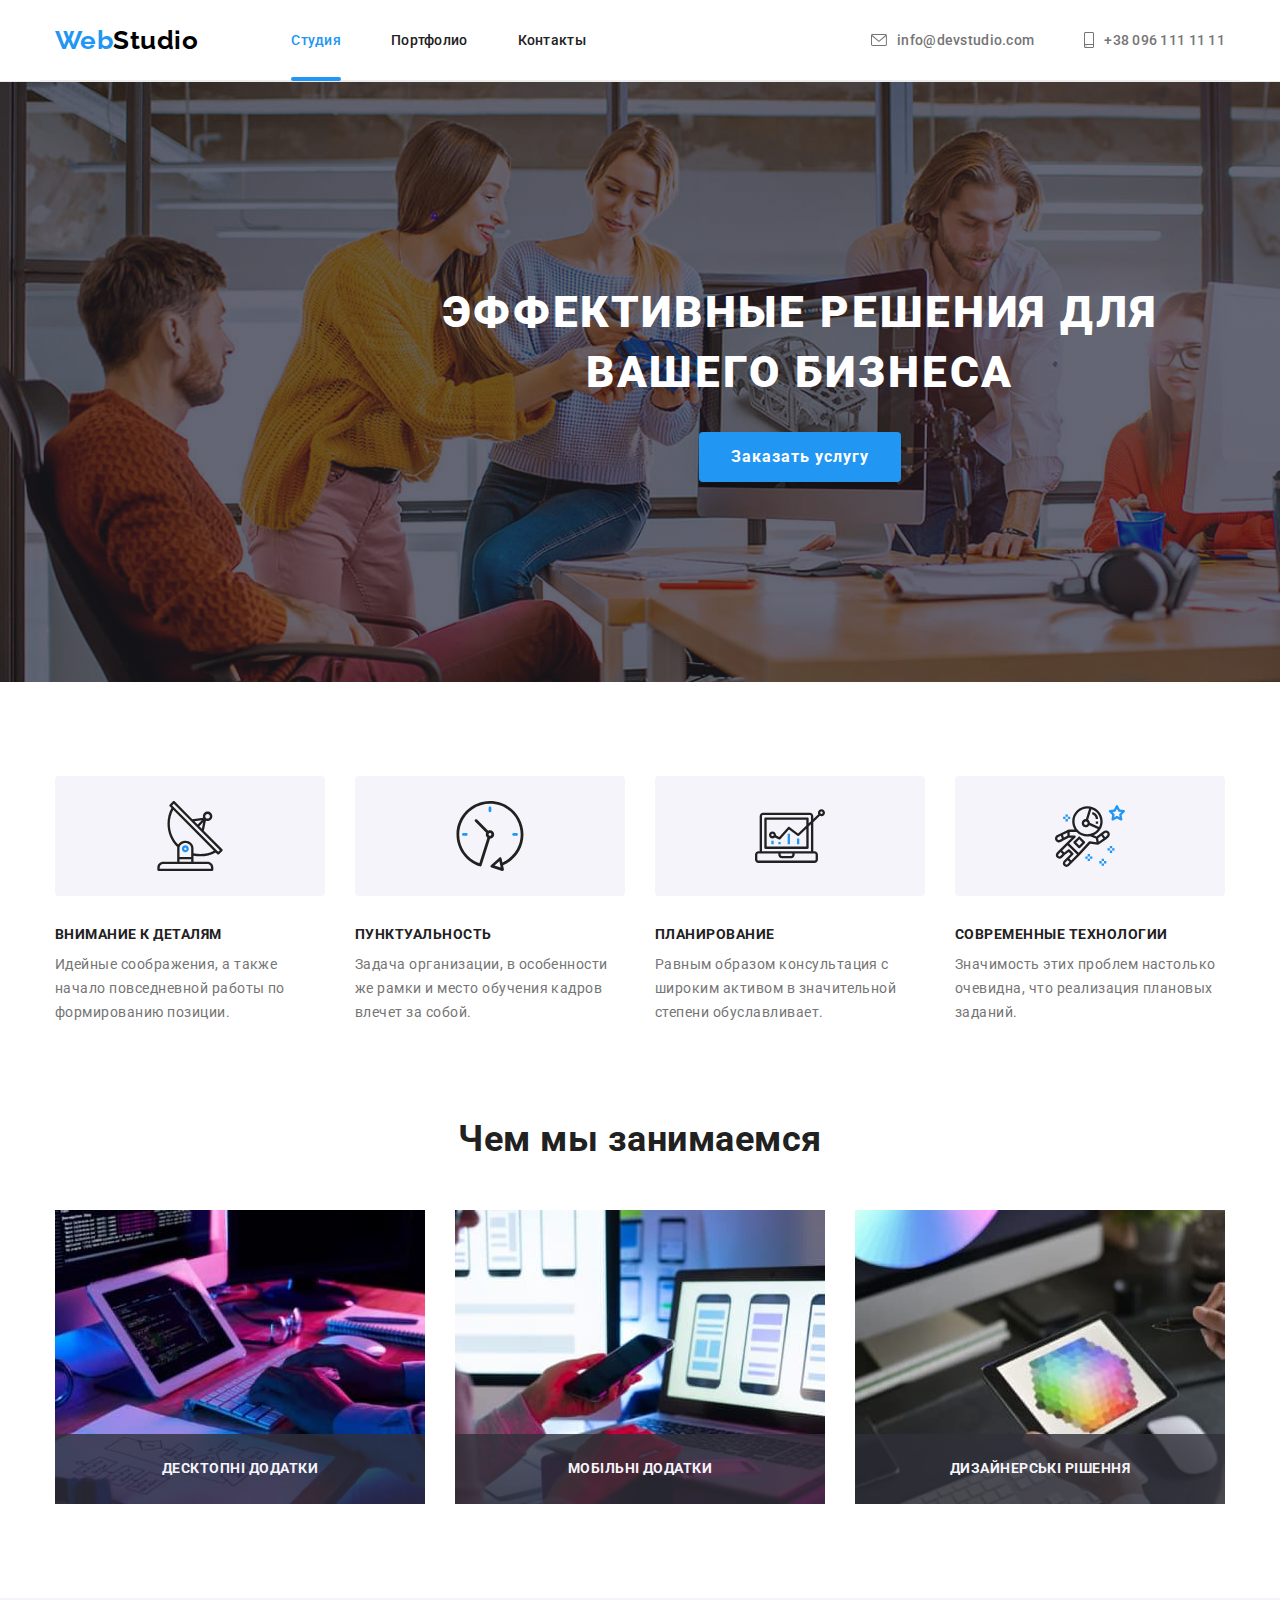
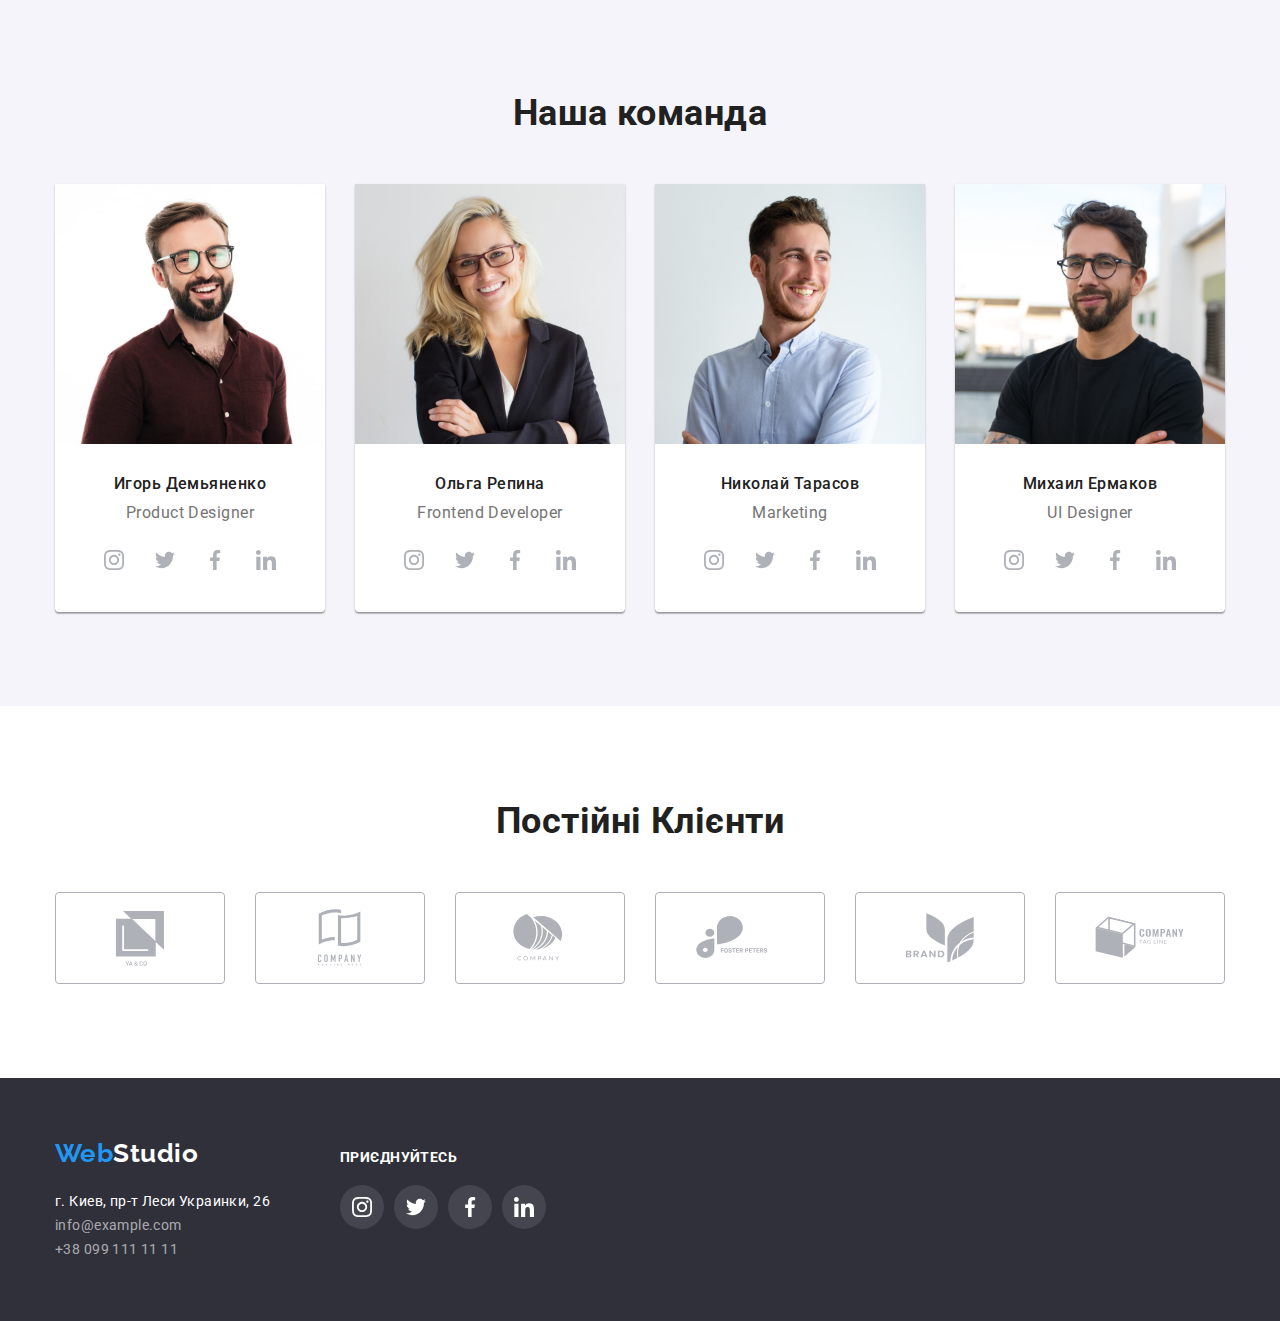
<file: index.html>
<!DOCTYPE html>
<html lang="ru">

<head>
    <meta charset="UTF-8" />
    <meta http-equiv="X-UA-Compatible" content="IE=edge" />
    <meta name="viewport" content="width=device-width, initial-scale=1.0" />
    <title>Студия</title>
    <link rel="stylesheet" href="./css/normalize.css">
    <link rel="preconnect" href="https://fonts.googleapis.com" />
    <link rel="preconnect" href="https://fonts.gstatic.com" crossorigin />
    <link
        href="https://fonts.googleapis.com/css2?family=Raleway:wght@700&family=Roboto:wght@400;500;700;900&display=swap"
        rel="stylesheet" />
    <link rel="stylesheet" href="./css/style.css" />

</head>

<body>
    <header>
        <div class="container header-alignment">
            <a href="./index.html" lang="en" class="link logo-header"><span class="logo-part">Web</span>Studio</a>
            <nav>
                <ul class="list menu-alignment">
                    <li><a href="./index.html" class="link main-menu current">Cтудия</a></li>
                    <li><a href="./portfolio.html" class="link main-menu">Портфолио</a></li>
                    <li><a href="" class="link main-menu">Контакты</a></li>
                </ul>
            </nav>
                <ul class="list contacts-alignment">
                    <li class="contacts-item">
                        <a class="link contacts-header" href="mailto:info@devstudio.com">
                            <svg class="adress-icon" width="16" height="12">
                                <use href="./img/symbol-defs.svg#icon-envelope"></use>
                            </svg>info@devstudio.com</a>
                    </li>
                    <li class="contacts-item">
                        <a class="link contacts-header" href="tel:+380961111111">
                            <svg class="adress-icon" width="10" height="16">
                                <use href="./img/symbol-defs.svg#icon-smartphone"></use>
                            </svg>+38 096 111 11 11</a>
                    </li>
                </ul>
        </div>
    </header>
    <main>
        <section class="section hero">
            <div class="hero-container container">
                <h1 class="header-hero">Эффективные решения для <br> вашего бизнеса</h1>
                <button type="button" class="hero-button" data-modal-open>Заказать услугу</button>
            </div>
        </section>
        <section class="section-feature">
            <div class="container">
                <h2 class="visually-hidden">Features</h2>
                <ul class="list alignment">
                    <li class="feature-containt">
                        <div class="icons-feature">
                            <svg class="feature-icon" width="70px" height="70px">
                                <use href="./img/symbol-defs.svg#icon-antenna-1"></use>
                            </svg>
                        </div>
                        <h3 class="feature-header">Внимание к деталям</h3>
                        <p class="feature-paragraph">Идейные соображения, а также начало повседневной работы по
                            формированию позиции.</p>
                    </li>
                    <li class="feature-containt">
                        <div class="icons-feature">
                            <svg class="feature-icon" width="70px" height="70px">
                                <use href="./img/symbol-defs.svg#icon-clock-1"></use>
                            </svg>
                        </div>
                        <h3 class="feature-header">Пунктуальность</h3>
                        <p class="feature-paragraph">Задача организации, в особенности же рамки и место обучения кадров
                            влечет за собой.</p>

                    </li>
                    <li class="feature-containt">
                        <div class="icons-feature">
                            <svg class="feature-icon" width="70px" height="70px">
                                <use href="./img/symbol-defs.svg#icon-diagram-1"></use>
                            </svg>
                        </div>
                        <h3 class="feature-header">Планирование</h3>
                        <p class="feature-paragraph">Равным образом консультация с широким активом в значительной
                            степени обуславливает.</p>
                    </li>
                    <li class="feature-containt">
                        <div class="icons-feature">
                            <svg class="feature-icon" width="70px" height="70px">
                                <use href="./img/symbol-defs.svg#icon-astronaut-1"></use>
                            </svg>
                        </div>
                        <h3 class="feature-header">Современные технологии</h3>
                        <p class="feature-paragraph">Значимость этих проблем настолько очевидна, что реализация плановых
                            заданий.</p>
                    </li>
                </ul>
            </div>
        </section>
        <section class="section no-padding">
            <div class="container">
                <h2 class="index-header">Чем мы занимаемся</h2>
                <ul class="list alignment">
                    <li class="list-experience">
                        <div class="list-work-warp">
                        <img src="./img/image1.jpg" alt="Программирование" width="370" height="294">
                        <p class="list-work-text">Десктопні додатки</p>
                        </div>
                    </li>
                    <li class="list-experience">
                        <div class="list-work-warp">
                        <img src="./img/image2.jpg" alt="Разработка" width="370" height="294">
                        <p class="list-work-text">Мобільні додатки</p>
                        </div>
                    </li>
                    <li class="list-experience">
                        <div class="list-work-warp">
                        <img src="./img/image3.jpg" alt="Дизайн" width="370" height="294">
                        <p class="list-work-text">Дизайнерські рішення</p>
                        </div>
                    </li>
                </ul>
            </div>
        </section>
        <section class="section team">
            <div class="team-container container">
                <h2 class="index-header">Наша команда</h2>
                <ul class="list alignment">
                    <li class="team-card">
                        <img src="./img/photo1.jpg" alt="Ольга Репина" width="270" height="260">
                        <div class="team-containt">
                            <h3 class="team-name">Игорь Демьяненко</h3>
                            <p class="team-post" lang="en">Product Designer</p>
                            <ul class="team-soc list">
                                <li class="team-soc-item">
                                    <a href="" class="team-soc-link ">
                                        <svg class="team-soc-icon" width="20" height="20">
                                            <use href="./img/symbol-defs.svg#icon-instagram"></use>
                                        </svg>
                                    </a>
                                </li>
                                <li class="team-soc-item">
                                    <a href="" class="team-soc-link ">
                                        <svg class="team-soc-icon" width="20" height="20">
                                            <use href="./img/symbol-defs.svg#icon-twitter"></use>
                                        </svg>
                                    </a>
                                </li>
                                <li class="team-soc-item">
                                    <a href="" class="team-soc-link ">
                                        <svg class="team-soc-icon" width="20" height="20">
                                            <use href="./img/symbol-defs.svg#icon-facebook"></use>
                                        </svg>
                                    </a>
                                </li>
                                <li class="team-soc-item">
                                    <a href="" class="team-soc-link ">
                                        <svg class="team-soc-icon" width="20" height="20">
                                            <use href="./img/symbol-defs.svg#icon-linkedin"></use>
                                        </svg>
                                    </a>
                                </li>
                            </ul>
                        </div>
                    </li>
                    <li class="team-card">
                        <img src="./img/photo2.jpg" alt="Ольга Репина" width="270" height="260">
                        <div class="team-containt">
                            <h3 class="team-name">Ольга Репина</h3>
                            <p class="team-post" lang="en">Frontend Developer</p>
                            <ul class="team-soc list">
                                <li class="team-soc-item">
                                    <a href="" class="team-soc-link ">
                                        <svg class="team-soc-icon" width="20" height="20">
                                            <use href="./img/symbol-defs.svg#icon-instagram"></use>
                                        </svg>
                                    </a>
                                </li>
                                <li class="team-soc-item">
                                    <a href="" class="team-soc-link ">
                                        <svg class="team-soc-icon" width="20" height="20">
                                            <use href="./img/symbol-defs.svg#icon-twitter"></use>
                                        </svg>
                                    </a>
                                </li>
                                <li class="team-soc-item">
                                    <a href="" class="team-soc-link ">
                                        <svg class="team-soc-icon" width="20" height="20">
                                            <use href="./img/symbol-defs.svg#icon-facebook"></use>
                                        </svg>
                                    </a>
                                </li>
                                <li class="team-soc-item">
                                    <a href="" class="team-soc-link ">
                                        <svg class="team-soc-icon" width="20" height="20">
                                            <use href="./img/symbol-defs.svg#icon-linkedin"></use>
                                        </svg>
                                    </a>
                                </li>
                            </ul>
                        </div>
                    </li>
                    <li class="team-card">
                        <img src="./img/photo3.jpg" alt="Николай Тарасов" width="270" height="260">
                        <div class="team-containt">
                            <h3 class="team-name">Николай Тарасов</h3>
                            <p class="team-post" lang="en">Marketing</p>
                            <ul class="team-soc list">
                                <li class="team-soc-item">
                                    <a href="" class="team-soc-link ">
                                        <svg class="team-soc-icon" width="20" height="20">
                                            <use href="./img/symbol-defs.svg#icon-instagram"></use>
                                        </svg>
                                    </a>
                                </li>
                                <li class="team-soc-item">
                                    <a href="" class="team-soc-link ">
                                        <svg class="team-soc-icon" width="20" height="20">
                                            <use href="./img/symbol-defs.svg#icon-twitter"></use>
                                        </svg>
                                    </a>
                                </li>
                                <li class="team-soc-item">
                                    <a href="" class="team-soc-link ">
                                        <svg class="team-soc-icon" width="20" height="20">
                                            <use href="./img/symbol-defs.svg#icon-facebook"></use>
                                        </svg>
                                    </a>
                                </li>
                                <li class="team-soc-item">
                                    <a href="" class="team-soc-link ">
                                        <svg class="team-soc-icon" width="20" height="20">
                                            <use href="./img/symbol-defs.svg#icon-linkedin"></use>
                                        </svg>
                                    </a>
                                </li>
                            </ul>
                        </div>
                    </li>
                    <li class="team-card">
                        <img src="./img/photo4.jpg" alt="Михаил Ермаков" width="270" height="260">
                        <div class="team-containt">
                            <h3 class="team-name">Михаил Ермаков</h3>
                            <p class="team-post" lang="en">UI Designer</p>
                            <ul class="team-soc list">
                                <li class="team-soc-item">
                                    <a href="" class="team-soc-link ">
                                        <svg class="team-soc-icon" width="20" height="20">
                                            <use href="./img/symbol-defs.svg#icon-instagram"></use>
                                        </svg>
                                    </a>
                                </li>
                                <li class="team-soc-item">
                                    <a href="" class="team-soc-link ">
                                        <svg class="team-soc-icon" width="20" height="20">
                                            <use href="./img/symbol-defs.svg#icon-twitter"></use>
                                        </svg>
                                    </a>
                                </li>
                                <li class="team-soc-item">
                                    <a href="" class="team-soc-link ">
                                        <svg class="team-soc-icon" width="20" height="20">
                                            <use href="./img/symbol-defs.svg#icon-facebook"></use>
                                        </svg>
                                    </a>
                                </li>
                                <li class="team-soc-item">
                                    <a href="" class="team-soc-link ">
                                        <svg class="team-soc-icon" width="20" height="20">
                                            <use href="./img/symbol-defs.svg#icon-linkedin"></use>
                                        </svg>
                                    </a>
                                </li>
                            </ul>
                        </div>
                    </li>
                </ul>
            </div>
        </section>
        <section class="clients">
            <div class="clients-container container">
                <h2 class="index-header">Постійні Клієнти</h2>
                <ul class="client-list list">
                    <li class="client-item">
                        <a href="" class="client-link ">
                            <svg class="client-icon" width="110" height="55">
                                <use href="./img/symbol-defs.svg#icon-client1"></use>
                            </svg>
                        </a>
                    </li>
                    <li class="client-item">
                        <a href="" class="client-link ">
                            <svg class="client-icon" width="120" height="65">
                                <use href="./img/symbol-defs.svg#icon-client2"></use>
                            </svg>
                        </a>
                    </li>
                    <li class="client-item">
                        <a href="" class="client-link ">
                            <svg class="client-icon" width="120" height="70">
                                <use href="./img/symbol-defs.svg#icon-client3"></use>
                            </svg>
                        </a>
                    </li>
                    <li class="client-item">
                        <a href="" class="client-link">
                            <svg class="client-icon" width="110" height="70">
                                <use href="./img/symbol-defs.svg#icon-client4"></use>
                            </svg>
                        </a>
                    </li>
                    <li class="client-item">
                        <a href="" class="client-link ">
                            <svg class="client-icon" width="120" height="65">
                                <use href="./img/symbol-defs.svg#icon-client5"></use>
                            </svg>
                        </a>
                    </li>
                    <li class="client-item">
                        <a href="" class="client-link ">
                            <svg class="client-icon" width="100" height="65">
                                <use href="./img/symbol-defs.svg#icon-client6"></use>
                            </svg>
                        </a>
                    </li>
                </ul>
            </div>
        </section>
    </main>
    <footer>
        <div class="footer-container container">
            <div class="adress">
                <a href="./index.html" lang="en" class="link logo-footer"><span class="logo-part">Web</span>Studio</a>
                <address>
                    <ul class="list">
                        <li class="footer-address"><a href="https://goo.gl/maps/jvZkEeuZgT2ocz416"
                                rel="noopener nofollow noreferrer" class="link adress-footer">г. Киев, пр-т Леси
                                Украинки, 26</a></li>
                        <li class="footer-address"><a href="mailto:info@example.com"
                                class="link contacts-footer">info@example.com</a></li>
                        <li class="footer-address"><a href="tel:+380991111111" class="link contacts-footer">+38 099 111
                                11 11</a></li>
                    </ul>
                </address>
            </div>
            <div class="soc-footer">
                <p class="soc-title">приєднуйтесь</p>
                <ul class="footer-soc list">
                    <li class="footer-soc-item">
                        <a href="" class="footer-soc-link">
                            <svg class="footer-soc-icon" width="20" height="20">
                                <use href="./img/symbol-defs.svg#icon-instagram"></use>
                            </svg>
                        </a>
                    </li>
                    <li class="footer-soc-item">
                        <a href="" class="footer-soc-link">
                            <svg class="footer-soc-icon" width="20" height="20">
                                <use href="./img/symbol-defs.svg#icon-twitter"></use>
                            </svg>
                        </a>
                    </li>
                    <li class="footer-soc-item">
                        <a href="" class="footer-soc-link">
                            <svg class="footer-soc-icon" width="20" height="20">
                                <use href="./img/symbol-defs.svg#icon-facebook"></use>
                            </svg>
                        </a>
                    </li>
                    <li class="footer-soc-item">
                        <a href="" class="footer-soc-link">
                            <svg class="footer-soc-icon" width="20" height="20">
                                <use href="./img/symbol-defs.svg#icon-linkedin"></use>
                            </svg>
                        </a>
                    </li>
                </ul>
            </div>
        </div>
    </footer>
    <div class="backdrop is-hidden" data-modal>
        <div class="modal">
            <button type="button" class="modal-button" data-modal-close>
                <svg class="modal-icon" width="18px" height="18px">
                    <use href="./img/symbol-defs.svg#icon-close-black"></use>
                </svg>
            </button>
        </div>
    </div>
    <script src="./js/modal.js"></script>
</body>
</html>
</file>
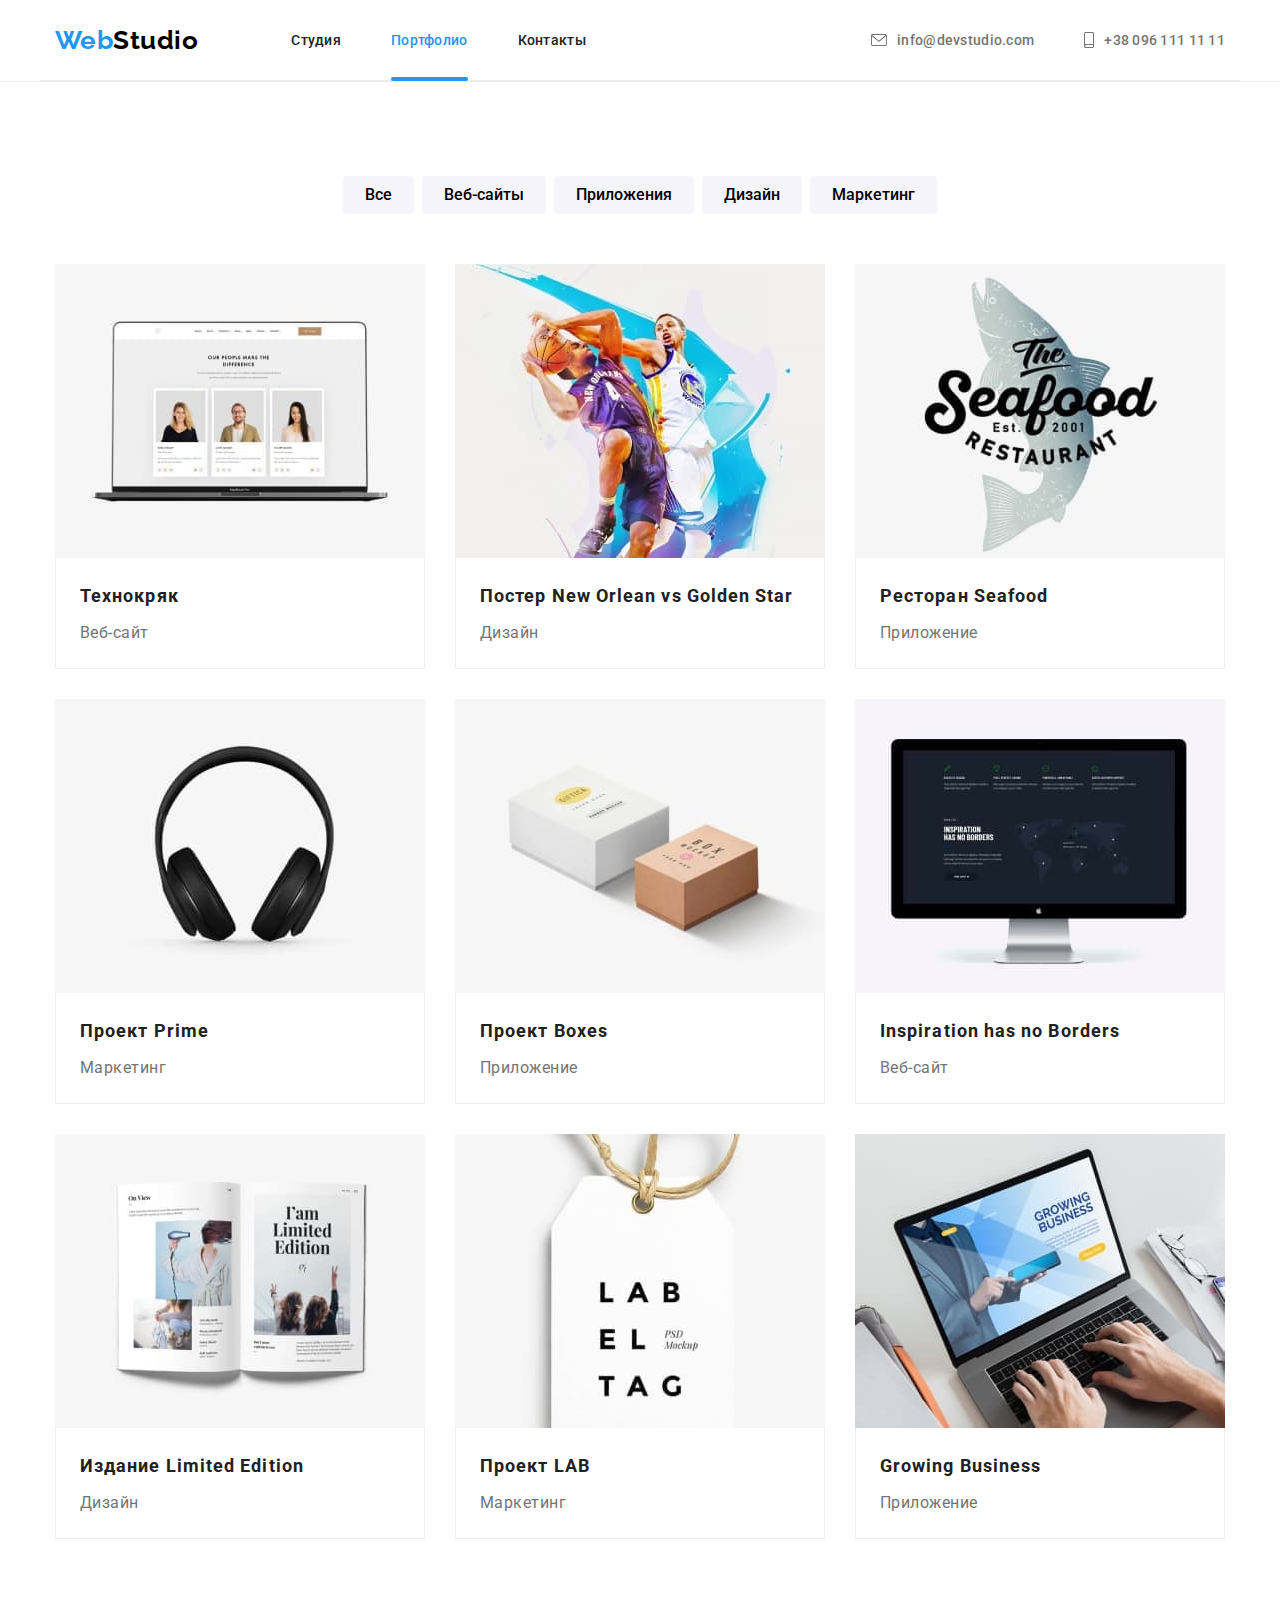
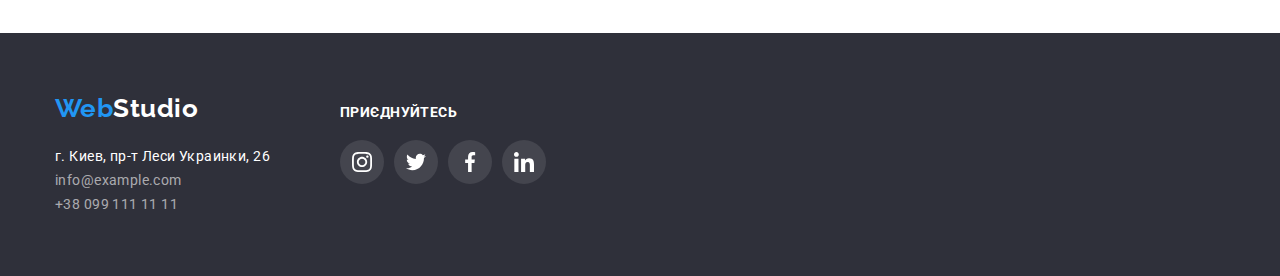
<file: portfolio.html>
<!DOCTYPE html>
<html lang="ru">

<head>
    <meta charset="UTF-8" />
    <meta http-equiv="X-UA-Compatible" content="IE=edge" />
    <meta name="viewport" content="width=device-width, initial-scale=1.0" />
    <title>Портфолио</title>
    <link rel="stylesheet" href="./css/normalize.css">
    <link rel="preconnect" href="https://fonts.googleapis.com" />
    <link rel="preconnect" href="https://fonts.gstatic.com" crossorigin />
    <link
        href="https://fonts.googleapis.com/css2?family=Raleway:wght@700&family=Roboto:wght@400;500;700;900&display=swap"
        rel="stylesheet" />
    <link rel="stylesheet" href="./css/style.css" />

</head>

<body>
<header>
    <div class="container header-alignment">
        <a href="./index.html" lang="en" class="link logo-header"><span class="logo-part">Web</span>Studio</a>
        <nav>
            <ul class="list menu-alignment">
                <li><a href="./index.html" class="link main-menu ">Cтудия</a></li>
                <li><a href="./portfolio.html" class="link main-menu current">Портфолио</a></li>
                <li><a href="" class="link main-menu">Контакты</a></li>
            </ul>
        </nav>
        <ul class="list contacts-alignment">
            <li class="contacts-item">
                <a class="link contacts-header" href="mailto:info@devstudio.com">
                    <svg class="adress-icon" width="16" height="12">
                        <use href="./img/symbol-defs.svg#icon-envelope"></use>
                    </svg>info@devstudio.com</a>
            </li>
            <li class="contacts-item">
                <a class="link contacts-header" href="tel:+380961111111">
                    <svg class="adress-icon" width="10" height="16">
                        <use href="./img/symbol-defs.svg#icon-smartphone"></use>
                    </svg>+38 096 111 11 11</a>
            </li>
        </ul>
    </div>
</header>
    <main>
        <section class="section no-padding">
            <div class="container">
                <h1 class="visually-hidden">Projects</h1>
                <ul class="list filters">
                    <li><button type="button" class="filter current-btn">Все</button></li>
                    <li><button type="button" class="filter">Веб-сайты</button></li>
                    <li><button type="button" class="filter">Приложения</button></li>
                    <li><button type="button" class="filter">Дизайн</button></li>
                    <li><button type="button" class="filter">Маркетинг</button></li>
                </ul>
                <ul class="list projects">
                    <li class="project">
                        <a href="" class="link project-link">
                            <div class="project-text-warp">
                            <img src="./img/notebook.jpg" alt="Технокряк" width="370" height="294">
                            <p class="project-text">
                                Ресурс пропонує комплексні пропозиції з різним рівнем функціоналу та сервісів. Все це дозволить відвідувачу отримати
                                вичерпні відомості про компанію чи приватну особу.
                            </p>
                            </div>
                            <div class="project-border">
                                <h2 class="project-header">Технокряк</h2>
                                <p class="project-paragraph">Веб-сайт</p>
                            </div>
                        </a>
                    </li>
                    <li class="project">
                        <a href="" class="link project-link">
                            <div class="project-text-warp">
                            <img src="./img/basketball.jpg" alt="Постер New Orlean vs Golden Star" width="370"
                                height="294">
                                <p class="project-text">
                                    Ресурс пропонує комплексні пропозиції з різним рівнем функціоналу та сервісів. Все це дозволить відвідувачу отримати
                                    вичерпні відомості про компанію чи приватну особу.
                                </p>
                                </div>
                            <div class="project-border">
                                <h2 class="project-header">Постер <span lang="en">New Orlean vs Golden Star</span></h2>
                                <p class="project-paragraph">Дизайн</p>
                            </div>
                        </a>
                    </li>
                    <li class="project">
                        <a href="" class="link project-link">
                            <div class="project-text-warp">
                            <img src="./img/seafood.jpg" alt="Ресторан Seafood" width="370" height="294">
                            <p class="project-text">
                                Ресурс пропонує комплексні пропозиції з різним рівнем функціоналу та сервісів. Все це дозволить відвідувачу отримати
                                вичерпні відомості про компанію чи приватну особу.
                            </p>
                            </div>
                            <div class="project-border">
                                <h2 class="project-header">Ресторан <span lang="en">Seafood</span></h2>
                                <p class="project-paragraph">Приложение</p>
                            </div>
                        </a>
                    </li>
                    <li class="project">
                        <a href="" class="link project-link">
                            <div class="project-text-warp">
                            <img src="./img/headphones.jpg" alt="Проект Prime" width="370" height="294">
                            <p class="project-text">
                                Ресурс пропонує комплексні пропозиції з різним рівнем функціоналу та сервісів. Все це дозволить відвідувачу отримати
                                вичерпні відомості про компанію чи приватну особу.
                            </p>
                            </div>
                            <div class="project-border">
                                <h2 class="project-header">Проект <span lang="en">Prime</span></h2>
                                <p class="project-paragraph">Маркетинг</p>
                            </div>
                        </a>
                    </li>
                    <li class="project">
                        <a href="" class="link project-link">
                            <div class="project-text-warp">
                            <img src="./img/boxes.jpg" alt="Проект Boxes" width="370" height="294">
                            <p class="project-text">
                                Ресурс пропонує комплексні пропозиції з різним рівнем функціоналу та сервісів. Все це дозволить відвідувачу отримати
                                вичерпні відомості про компанію чи приватну особу.
                            </p>
                            </div>
                            <div class="project-border">
                                <h2 class="project-header">Проект <span lang="en">Boxes</span></h2>
                                <p class="project-paragraph">Приложение</p>
                            </div>
                        </a>
                    </li>
                    <li class="project">
                        <a href="" class="link project-link">
                            <div class="project-text-warp">
                            <img src="./img/monitor.jpg" alt="Inspiration has no Borders" width="370" height="294">
                            <p class="project-text">
                                Ресурс пропонує комплексні пропозиції з різним рівнем функціоналу та сервісів. Все це дозволить відвідувачу отримати
                                вичерпні відомості про компанію чи приватну особу.
                            </p>
                            </div>
                            <div class="project-border">
                                <h2 class="project-header" lang="en">Inspiration has no Borders</h2>
                                <p class="project-paragraph">Веб-сайт</p>
                            </div>
                        </a>
                    </li>
                    <li class="project">
                        <a href="" class="link project-link">
                            <div class="project-text-warp">
                            <img src="./img/magazine.jpg" alt="Издание Limited Edition" width="370" height="294">
                            <p class="project-text">
                                Ресурс пропонує комплексні пропозиції з різним рівнем функціоналу та сервісів. Все це дозволить відвідувачу отримати
                                вичерпні відомості про компанію чи приватну особу.
                            </p>
                            </div>
                            <div class="project-border">
                                <h2 class="project-header">Издание <span lang="en">Limited Edition</span></h2>
                                <p class="project-paragraph">Дизайн</p>
                            </div>
                        </a>
                    </li>
                    <li class="project">
                        <a href="" class="link project-link">
                            <div class="project-text-warp">
                            <img src="./img/lab.jpg" alt="Проект LAB" width="370" height="294">
                            <p class="project-text">
                                Ресурс пропонує комплексні пропозиції з різним рівнем функціоналу та сервісів. Все це дозволить відвідувачу отримати
                                вичерпні відомості про компанію чи приватну особу.
                            </p>
                            </div>
                            <div class="project-border">
                                <h2 class="project-header">Проект <span lang="en">LAB</span></h2>
                                <p class="project-paragraph">Маркетинг</p>
                            </div>
                        </a>
                    </li>
                    <li class="project">
                        <a href="" class="link project-link">
                            <div class="project-text-warp">
                            <img src="./img/notebook2.jpg" alt="Growing Business" width="370" height="294">
                            <p class="project-text">
                                Ресурс пропонує комплексні пропозиції з різним рівнем функціоналу та сервісів. Все це дозволить відвідувачу отримати
                                вичерпні відомості про компанію чи приватну особу.
                            </p>
                            </div>
                            <div class="project-border">
                                <h2 class="project-header" lang="en">Growing Business</h2>
                                <p class="project-paragraph">Приложение</p>
                            </div>
                        </a>
                    </li>
                </ul>
            </div>
        </section>
    </main>
    <footer>
        <div class="footer-container container">
            <div class="adress">
                <a href="./index.html" lang="en" class="link logo-footer"><span class="logo-part">Web</span>Studio</a>
                <address>
                    <ul class="list">
                        <li class="footer-address"><a href="https://goo.gl/maps/jvZkEeuZgT2ocz416"
                                rel="noopener nofollow noreferrer" class="link adress-footer">г. Киев, пр-т Леси
                                Украинки, 26</a></li>
                        <li class="footer-address"><a href="mailto:info@example.com"
                                class="link contacts-footer">info@example.com</a></li>
                        <li class="footer-address"><a href="tel:+380991111111" class="link contacts-footer">+38 099 111
                                11 11</a></li>
                    </ul>
                </address>
            </div>
            <div class="soc-footer">
                <p class="soc-title">приєднуйтесь</p>
                <ul class="footer-soc list">
                    <li class="footer-soc-item">
                        <a href="" class="footer-soc-link link">
                            <svg class="footer-soc-icon" width="20" height="20">
                                <use href="./img/symbol-defs.svg#icon-instagram"></use>
                            </svg>
                        </a>
                    </li>
                    <li class="footer-soc-item">
                        <a href="" class="footer-soc-link link">
                            <svg class="footer-soc-icon" width="20" height="20">
                                <use href="./img/symbol-defs.svg#icon-twitter"></use>
                            </svg>
                        </a>
                    </li>
                    <li class="footer-soc-item">
                        <a href="" class="footer-soc-link link">
                            <svg class="footer-soc-icon" width="20" height="20">
                                <use href="./img/symbol-defs.svg#icon-facebook"></use>
                            </svg>
                        </a>
                    </li>
                    <li class="footer-soc-item">
                        <a href="" class="footer-soc-link link">
                            <svg class="footer-soc-icon" width="20" height="20">
                                <use href="./img/symbol-defs.svg#icon-linkedin"></use>
                            </svg>
                        </a>
                    </li>
                </ul>
            </div>
        </div>
    </footer>
</body>

</html>
</file>
<file: css/style.css>
html {
    box-sizing: border-box;
}


body {
    font-family: 'Roboto', 'Raleway', sans-serif;
    color: #212121;
    letter-spacing: 0.03em;
}

p,
h1,
h2,
h3,
h4,
h5,
h6 {
    margin: 0;
}

ul,
ol {
    margin: 0;
    padding-left: 0;
}

img {
    display: block;
    max-width: 100%;
    height: auto;
}

.container {
    width: 1200px;
    margin-left: auto;
    margin-right: auto;
    padding-left: 15px;
    padding-right: 15px;
}

:root {
    --bgd-color: #2F303A;
    --accent-color: #2196F3;
    --special-color: #188CE8;
    --p-color: #757575;
    --milk-color: #F5F4FA;
    --main-color: #212121;
    --clear-gray-color: rgba(255, 255, 255, 0.6);
    --light-gray-color: rgba(238, 238, 238, 1);
    --white-color: #fff;
    --black-color: #000;
    --transition-bgc: background-color 250ms cubic-bezier(0.4, 0, 0.2, 1);
        --transition-color: color 250ms cubic-bezier(0.4, 0, 0.2, 1);
        --transition-border: border 250ms cubic-bezier(0.4, 0, 0.2, 1);
        --transition-box-shadow: box-shadow 250ms cubic-bezier(0.4, 0, 0.2, 1);
        --transition-transform: transform 250ms cubic-bezier(0.4, 0, 0.2, 1);
        --transition-opacity: opacity 250ms cubic-bezier(0.4, 0, 0.2, 1);
        --transition-modal: 500ms cubic-bezier(0.4, 0, 0.2, 1);
}

.section {
    padding-top: 94px;
    padding-bottom: 94px;
}


.link {
    text-decoration: none;
}


.list {
    list-style-type: none;
}

.visually-hidden {
    position: absolute;
    width: 1px;
    height: 1px;
    margin: -1px;
    border: 0;
    padding: 0;
    white-space: nowrap;
    clip-path: inset(100%);
    clip: rect(0 0 0 0);
    overflow: hidden;
}

header {
    border-bottom: 1px solid #ECECEC;
}

.logo-header {
    color: var(--black-color);
    font-family: 'Raleway';
    font-weight: 700;
    font-size: 26px;
    line-height: 31px;
    margin-right: 93px;
}

.logo-part {
    color: var(--accent-color);
}

.header-alignment {
    display: flex;
    align-items: center;
    border-bottom: 1px solid #ECECEC;
}

.adress-icon {
    display: inline-block;
        margin-right: 10px;
        fill: currentColor;
}



.contacts-item {
    align-items: baseline;
    
}

.menu-alignment {
    display: flex;
    gap: 50px;
}

.main-menu {
    color: inherit;
    letter-spacing: 0.02em;
    font-weight: 500;
    font-size: 14px;
    line-height: 16px;
    display: block;
    padding: 32px 0;
    transition: var(--transition-color);
}

.link:hover,
.link:focus,
.current,
.contacts-header:hover,
.contacts-item:hover,
.adress-icon:hover .client-link:hover {
    color: var(--accent-color);
    fill: var(--accent-color);
    
}

.current{
    color: var(--accent-color);
    position: relative;
}

.current::after{
            position: absolute;
            bottom: -1px;
            left: 0;
            content: "";
    
            width: 100%;
            height: 4px;
            border-radius: 2px;
    
            animation-name: changeScale;
            animation-duration: 1000ms;
            animation-timing-function: cubic-bezier(0.4, 0, 0.2, 1);
    
            background-color: var(--accent-color);
        }

@keyframes changeScale {
    0% {
        transform: translateX(-100%);
    }

    25% {
        transform: translateX(100%);
    }

    50% {
        transform: translateX(0) scale(1);
    }

    51% {
        transform: scaleX(1);
    }

    75% {
        transform: scaleX(0);
    }

    100% {
        transform: scaleX(1);
    }
}

.contacts-alignment {
    display: flex;
    margin-left: auto;
    gap: 50px;

}

.contacts-header {
    display: flex;
        align-items: center;

        transition: var(--transition-color);

        letter-spacing: 0.02em;
        color: var(--p-color);
        font-weight: 500;
        font-size: 14px;
}



.hero {
    background-color: var(--bgd-color);
    text-align: center;
    background-image: linear-gradient(rgba(47, 48, 58, 0.4),
            rgba(47, 48, 58, 0.4)), url(../img/Img.jpg);
    margin: auto;
    background-repeat: no-repeat;
    width: 1600px;
    height: 600px;
    padding: 200px 0px;
    background-position: center;
    background-size: cover;
}

.hero-container {}

.header-hero {
    font-weight: 900;
    font-size: 44px;
    line-height: 60px;
    color: var(--white-color);
    text-transform: uppercase;
    letter-spacing: 0.06em;
    margin-bottom: 30px;
}



.hero-button {
    color: var(--white-color);
    background-color: var(--accent-color);
    cursor: pointer;
    border: none;
    box-shadow: 0px 4px 4px rgba(0, 0, 0, 0.15);
    border-radius: 4px;
    padding: 10px 32px;
    font-weight: 700;
    font-size: 16px;
    line-height: 30px;
    letter-spacing: 0.06em;
    font-family: inherit;
    transition: var(--transition-bgc);
}

.hero-button:hover,
.hero-button:focus{
    background-color: #188ce8;
}

.backdrop.is-hidden {
    visibility: hidden;
    opacity: 0;
    pointer-events: none;
}

.backdrop{
    position: fixed;
    top: 0;
    left: 0;
    width: 100%;
    height: 100%;
    background-color: rgba(0, 0, 0, 0.2);
    opacity: 1;
    transition: opacity 250ms linear, visibility 250ms linear;
}

.backdrop.is-hidden .modal{
    transform: translate(50%, 50%) scale(0);
}

.modal{
    background-color: var(--white-color);
    border-radius: 5px;
    width: 528px;
    min-height: 581px;
    position: absolute;
    top: 50%;
    left: 50%;
    transform: translate(-50%, -50%) scale(1) rotate(360deg);
    transition: transform 250ms linear;
}

.modal-button{
    position: absolute;
    right: 8px;
    top: 8px;
    width: 30px;
    height: 30px;
    border: 1px solid rgba(0, 0, 0, 0.1);
    border-radius: 50%;
    background-color: transparent;
        padding: 5px;
transition: var(--transition-color);
cursor: pointer;
}

.modal-button:hover,
.modal-button:focus{
    color: var(--accent-color);
}


.modal-icon{
    fill: currentColor;
}

.main-page-button:hover .main-page-button:focus {
    background-color: var(--special-color);
}

.list-work-warp{
    position: relative;
        overflow: hidden;
}

.list-work-text{
    position: absolute;
        bottom: 0;
        padding: 27px 15px;
        width: 100%;
        font-weight: 700;
        font-size: 14px;
        line-height: 1.14;
        text-align: center;
        text-transform: uppercase;
        color: var(--milk-color);
        background-color: rgba(47, 48, 58, 0.8);
}

.list-experience{
    position: relative;
}

.list-experience:hover .list-work-text{
    transform: translateY(0%);
        transition: transform 250ms linear;
}

.alignment {
    display: flex;
    gap: 30px;

}

.section-feature {
    padding-top: 94px;
}

.feature-containt {
    width: 270px;
}

.feature-header {
    font-weight: 700;
    font-size: 14px;
    line-height: 16px;
    text-transform: uppercase;
    padding-bottom: 10px;
}

.feature-paragraph {
    font-weight: 400;
    font-size: 14px;
    line-height: 24px;
    color: var(--p-color);
}

.icons-feature {
    display: flex;
    justify-content: center;
    align-items: center;
    background: #F5F4FA;
    border-radius: 4px;
    width: 270px;
    height: 120px;
    margin-bottom: 30px;
}

.index-header {
    font-weight: 700;
    font-size: 36px;
    line-height: 42px;
    text-align: center;
    margin-bottom: 50px;
}

.team {
    background-color: var(--milk-color);
}

.team-container {}

.team-card {
    box-shadow: 0px 1px 3px rgba(0, 0, 0, 0.12), 0px 1px 1px rgba(0, 0, 0, 0.14), 0px 2px 1px rgba(0, 0, 0, 0.2);
    border-radius: 0px 0px 4px 4px;
    background-color: var(--white-color);
    text-align: center;
}

.team-containt {
    padding: 30px;
}

.team-name {
    font-weight: 500;
    font-size: 16px;
    line-height: 19px;
    margin-bottom: 10px;

}

.team-post {
    font-weight: 400;
    font-size: 16px;
    line-height: 19px;
    color: var(--p-color);
    margin-bottom: 16px;

}


.team-soc {
    display: flex;
    justify-content: space-evenly;
}

.team-soc-link {
    display: flex;
    justify-content: center;
    align-items: center;
    width: 44px;
    height: 44px;
    border-radius: 50%;
    color: #afb1b8;
    background-color: transparent;
    transition: var(--transition-bgc), var(--transition-color);
}


.team-soc-link:hover,
.team-soc-link:focus {
    background-color: var(--accent-color);
    color:var(--white-color);
}




.team-soc-icon:hover,
.team-soc-icon:focus {
    fill: var(--white-color);
    background-color: var(--accent-color);
}

.team-soc-icon {
    display: inline-flex;
    fill: currentColor;
}

.clients {
    padding-top: 94px;
    padding-bottom: 94px;
   
}



.client-icon{
    display: inline-flex;
    fill: currentColor;
}

.client-list {
    display: flex;
    gap: 30px;
   
}


.client-link {
  display: flex;
    justify-content: center;
    align-items: center;

    width: 170px;
    height: 92px;

    transition: var(--transition-color), var(--transition-border);

    color: #AFB1B8;
    border: 1px solid #AFB1B8;
    border-radius: 4px;
}

.client-link:hover,
.client-link:focus {
    border: 1px solid #2196F3;
    color: var(--accent-color);
}
footer {
    background-color: var(--bgd-color);
    padding: 60px 0;
    display: flex;
    align-items: baseline
}

.logo-footer {
    color: var(--white-color);
    font-family: 'Raleway';
    font-weight: 700;
    font-size: 26px;
    line-height: 31px;
    display: block;

}

address {
    font-family: inherit;
    font-style: normal;
    margin-top: 20px;
    font-weight: 400;
    font-size: 14px;
    line-height: 24px;
    letter-spacing: 0.03em;
    color: var(--white-color);
}

.address {}

.contacts-footer {
    color: var(--clear-gray-color);
    display: flex;
    transition: var(--transition-color);
}

.adress-footer {
    color: var(--white-color);
    display: flex;
    transition: var(--transition-color);
}

.soc-title {
    color: var(--white-color);
    font-weight: 700;
    font-size: 14px;
    line-height: 16px;
    letter-spacing: 0.03em;
    text-transform: uppercase;
    margin-bottom: 20px;
    color: #FFFFFF;
}

.footer-container {
    display: flex;
    align-items: baseline;
}

.footer-soc {
    display: flex;
    align-items: center;
    gap: 10px;
}

.footer-soc-link {
    display: flex;
    justify-content: center;
    align-items: center;
    width: 44px;
    height: 44px;
    border-radius: 50%;
    background-color: rgba(255, 255, 255, 0.1);
    transition:
    var(--transition-color),
    var(--transition-bgc);
}

.soc-footer {
    margin-left: 70px;
}


.footer-soc-link:hover {
    background-color: var(--accent-color);
}

.footer-soc-link:focus {
    background-color: var(--accent-color);
}

.footer-soc-link:hover .footer-soc-icon {
    fill: var(--white-color);
}

.footer-soc-icon {
    fill: var(--white-color)
}

.footer-address{
    transition: var(--transition-color);
}

.filters {
    display: flex;
    justify-content: center;
    margin-bottom: 50px;
    gap: 8px;
}

.filter {
    cursor: pointer;
    background-color: var(--milk-color);
    border-radius: 4px;
    border: none;
    padding: 6px 22px;
    font-weight: 500;
    font-size: 16px;
    line-height: 26px;
    text-align: center;
    font-family: inherit;
    border-color: transparent;
    transition: var(--transition-bgc),var(--transition-color),var(--transition-box-shadow);
}

.filter:focus,
.filter:hover{
    color: var(--white-color);
    background-color: var(--accent-color);
    box-shadow: 0px 3px 1px rgba(0, 0, 0, 0.1), 0px 1px 2px rgba(0, 0, 0, 0.08), 0px 2px 2px rgba(0, 0, 0, 0.12);
}

.projects {
    display: flex;
    flex-wrap: wrap;
    gap: 30px;
}

.project {
    flex-basis: calc((100% - 60px) / 3);
    position: relative;
}

.project:hover .project-text{
    transform: translateY(0%);
    transition: transform 250ms linear;
}

.project-text-warp{
    position: relative;
    overflow: hidden;
}

.project-text{
    position: absolute;
    top: 0;
    left: 0;
    height: 100%;
    font-weight: 400;
        font-size: 18px;
        line-height: 28px;
        letter-spacing: 0.03em;
        color: #FFFFFF;
        padding: 63px 24px;
        background-color: rgba(33, 150, 243, 0.9);
        transform: translateY(100%);
        transition: transform 250ms linear;
}

.project-border {
    border: 1px solid var(--light-gray-color);
    background-color: var(--white-color);
    border-top: none;
    padding: 20px 24px;
}

.project-link {
    display: block;
    transition: var(--transition-box-shadow);
}


.project-link:hover,
.project-link:focus {
    box-shadow: 0px 1px 1px rgba(0, 0, 0, 0.12),
        0px 4px 4px rgba(0, 0, 0, 0.06),
        1px 4px 6px rgba(0, 0, 0, 0.16);
}


.project-link:hover .project-text,
.project-link:focus .project-text{
    transform: translateY(0);
}


.project-header {
    font-weight: 700;
    font-size: 18px;
    line-height: 36px;
    letter-spacing: 0.06em;
    color: var(--main-color);
    text-align: left;
    margin-bottom: 4px;
}

.project-paragraph {
    font-weight: 400;
    font-size: 16px;
    line-height: 30px;
    color: var(--p-color);
}

.is-hidden{
    opacity: 0;
    visibility: hidden;
    pointer-events: none;
}
</file>
